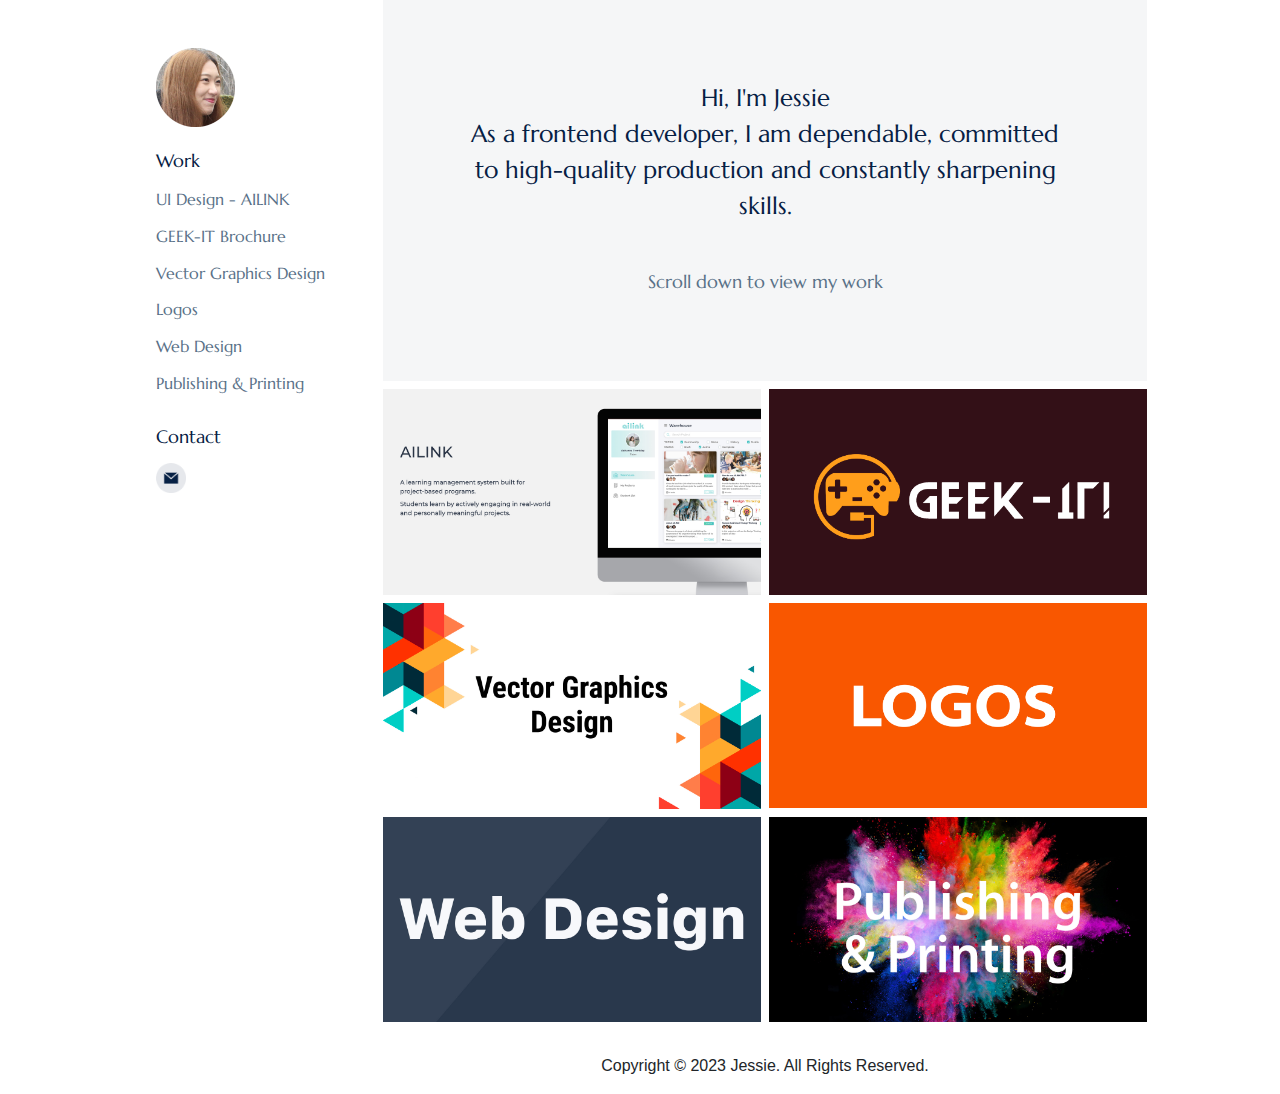
<file: index.html>
<!doctype html>
<html lang="en">
  <head>
    <title>Portfolio</title>
    <!-- Required meta tags -->
    <meta charset="utf-8">
    <meta name="viewport" content="width=device-width, initial-scale=1, shrink-to-fit=no">

    <!-- Bootstrap CSS -->
    <link rel="stylesheet" href="https://stackpath.bootstrapcdn.com/bootstrap/4.3.1/css/bootstrap.min.css" integrity="sha384-ggOyR0iXCbMQv3Xipma34MD+dH/1fQ784/j6cY/iJTQUOhcWr7x9JvoRxT2MZw1T" crossorigin="anonymous">
    <link rel="stylesheet" href="style.css">
    <link href="https://fonts.googleapis.com/css2?family=Marcellus&display=swap" rel="stylesheet">
  </head>
  <body>
    <div class="container-fluid">
            <header>
              <div class="row">
                    <div class="col-9 col-sm-10">
                    <div class="avatar">
                        <img src="images/IMg_small.png" alt="portrait" width="65px"> 
                    </div>
                  </div>
                <div class="col-3 col-sm-2" style="padding-top: 26px;">
                    <div id="myNav" class="overlay">
                        <a href="javascript:void(0)" class="closebtn" onclick="closeNav()">&times;</a>
                        <ul class="overlay-content">
                       <li class="work-app"> <a href="index.html">Work</a></li>
                       <li>  <a href="ailink.html">UI Design - AILINK</a></li> 
                       <li>  <a href="geek-it.html">GEEK-IT Brochure</a></li>
                       <li>  <a href="isometric.html">Vector Graphics Design</a></li>
                       <li>  <a href="logos.html">Logos</a></li>
                       <li>  <a href="web design.html">Web Design</a></li>
                       <li>  <a href="Publishing and Printing.html">Publishing & Printing</a></li>
                       <li class="contact-app">Contact</li>
                       <li> <a href="mailto:zd_atelier@hotmail.com"> <img src="images/email.png"  alt="email" width="30px"></a></li>
                        </ul>
                      </div>
                      <span class="hamburger" style="font-size:28px;cursor:pointer" onclick="openNav()">&#9776; </span>
                      </div>
              </div>
            </header>
            <div class="row site">

            <div class="col-0 col-sm-0 col-md-3 col-lg-3 col-xl-3">
                    <div class="row">
                    <div class="picture"> <img src="images/IMg_small.png" alt="portrait" width="79px"> </div>
                </div>
                <div class="row">   
                    <nav class="navbar navbar-default"> 
              <ul class="nav navbar-nav">
                <li class="work"><a href="index.html">Work</a></li>
                <li><a href="ailink.html">UI Design - AILINK</a></li>
                <li> <a href="geek-it.html">GEEK-IT Brochure</a></li>
                <li> <a href="isometric.html">Vector Graphics Design</a></li>
                <li><a href="logos.html">Logos</a></li>
                <li> <a href="web design.html">Web Design</a></li>
                <li><a href="publishing and printing.html">Publishing & Printing</a></li>
                <li class="contact">Contact</li>
                <li class="email"><a href="mailto:zd_atelier@hotmail.com"> <img src="images/email.png"  alt="email" width="30px"></a></li>
                </ul> 
            </nav>
             </div>
                </div>
            

            <div class="col-12 col-sm-12 col-md-9 col-lg-9 col-xl-9">
                <div class="row">
                    <div class="col-12 col-sm-12 col-md-12 col-lg-12 col-xl-12">
                      <div class="description">
                        <p>Hi, I'm Jessie<br>
                          As a frontend developer, I am dependable, committed to high-quality production and constantly sharpening skills.</p>
                        <h1 style="padding-top: 2rem">Scroll down to view my work</h1>
                        <br>
                        <br>
                      </div>
                    </div>
                  </div>
                  <div class="row row-spacer">
                    <div class="col-12 col-sm-6 col-md-6 col-lg-6 col-xl-6 gallery"><a href="ailink.html"> 
                        <div class="inner">
                        <img src="images/AILINK-cover.jpg" alt="UI_right3"  width="100%"></div>
                      </a> </div>
                    <div class="col-12 col-sm-6 col-md-6 col-lg-6 col-xl-6 gallery"> <a href="geek-it.html"> <div class="inner">
                        <img src="images/geek-it.jpg" alt="UI_right3"  width="100%"></div>
                      </a> </div>
                  </div>
                  <div class="row row-spacer">
                    <div class="col-12 col-sm-6 col-md-6 col-lg-6 col-xl-6 gallery"> <a href="isometric.html">
                        <div class="inner">
                            <img src="images/VECTOR DESIGN.jpg" alt="UI_left2" width="100%"></div>
                        </a> </div>
                    <div class="col-12 col-sm-6 col-md-6 col-lg-6 col-xl-6 gallery"> <a href="logos.html">
                        <div class="inner">
                        <img src="images/Logos.png" alt="UI_right2"  width="100%"></div>
                        </a> </div>
                  </div>
                  <div class="row row-spacer">
                    <div class="col-12 col-sm-6 col-md-6 col-lg-6 col-xl-6 gallery"> <a href="web design.html">
                        <div class="inner">
                        <img src="images/web design.jpg" alt="UI_right3"  width="100%"></div>
                        </a> </div>
                    <div class="col-12 col-sm-6 col-md-6 col-lg-6 col-xl-6 gallery"> <a href="publishing and printing.html"> 
                        <div class="inner">
                        <img src="images/publishing and printing.jpg" alt="UI_left3"  width="100%"></div>
                        </a> </div>
                  </div>
        <footer>
            <p>Copyright © 2023 Jessie. All Rights Reserved. </p>
        </footer>
        </div>
            
        </div>
    </div>
    <!-- Optional JavaScript -->
    <!-- jQuery first, then Popper.js, then Bootstrap JS -->
    <script src="https://code.jquery.com/jquery-3.3.1.slim.min.js" integrity="sha384-q8i/X+965DzO0rT7abK41JStQIAqVgRVzpbzo5smXKp4YfRvH+8abtTE1Pi6jizo" crossorigin="anonymous"></script>
    <script src="https://cdnjs.cloudflare.com/ajax/libs/popper.js/1.14.7/umd/popper.min.js" integrity="sha384-UO2eT0CpHqdSJQ6hJty5KVphtPhzWj9WO1clHTMGa3JDZwrnQq4sF86dIHNDz0W1" crossorigin="anonymous"></script>
    <script src="https://stackpath.bootstrapcdn.com/bootstrap/4.3.1/js/bootstrap.min.js" integrity="sha384-JjSmVgyd0p3pXB1rRibZUAYoIIy6OrQ6VrjIEaFf/nJGzIxFDsf4x0xIM+B07jRM" crossorigin="anonymous"></script>
    <script>
        function openNav() {
          document.getElementById("myNav").style.height = "100%";
        }
        
        function closeNav() {
          document.getElementById("myNav").style.height = "0%";
        }
        </script>
  </body>
</html>
</file>
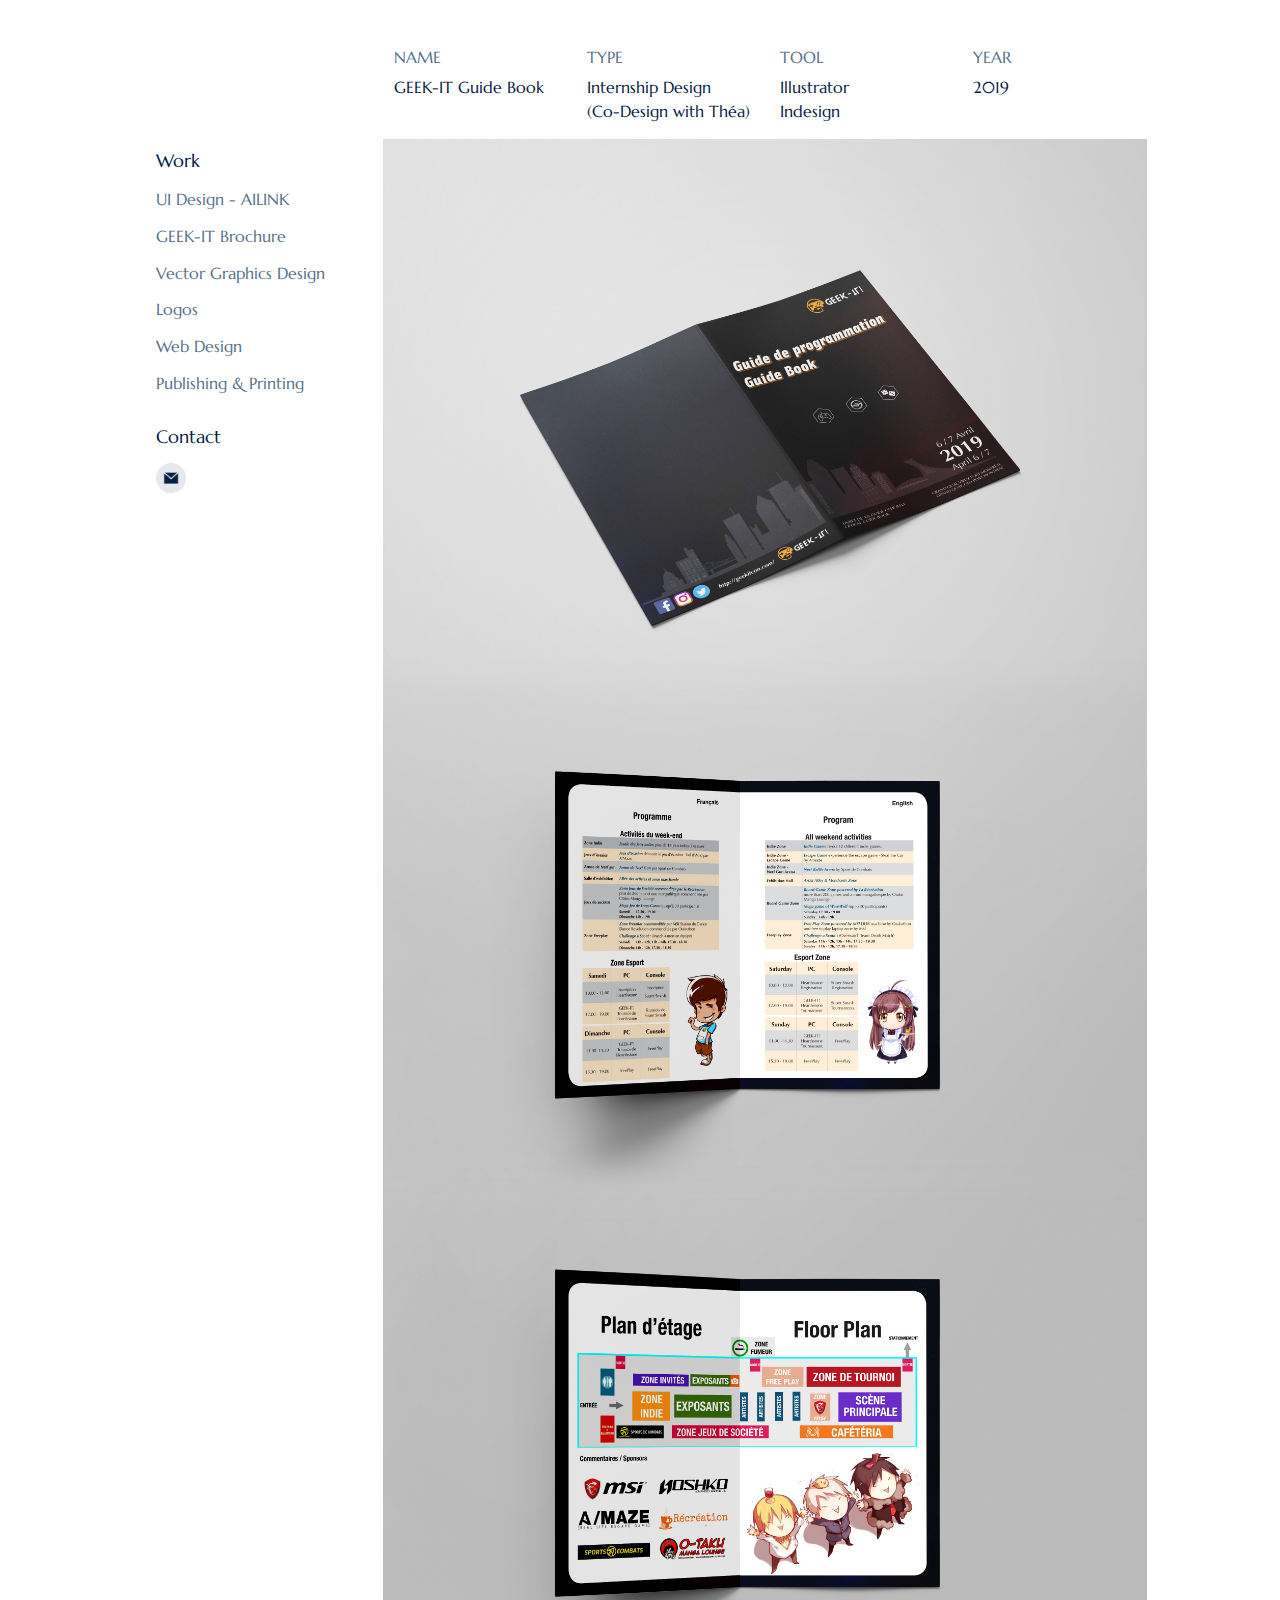
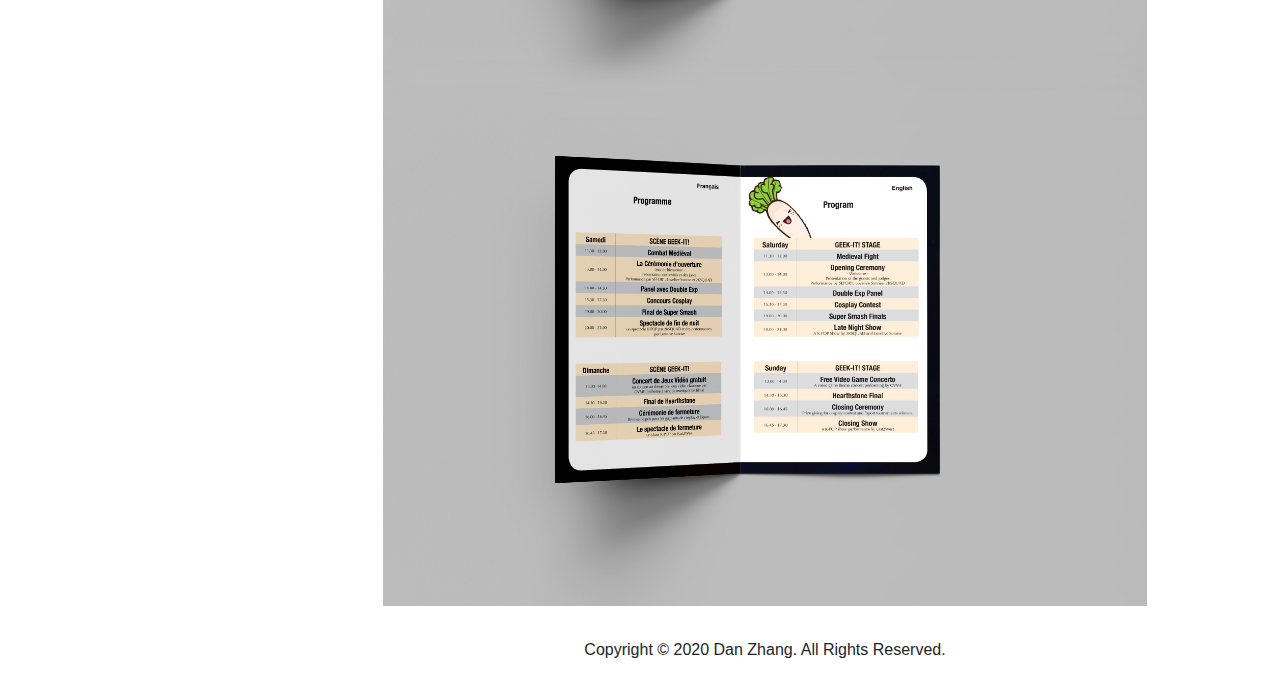
<file: geek-it.html>
<!doctype html>
<html lang="en">
  <head>
    <title>Portfolio</title>
    <!-- Required meta tags -->
    <meta charset="utf-8">
    <meta name="viewport" content="width=device-width, initial-scale=1, shrink-to-fit=no">

    <!-- Bootstrap CSS -->
    <link rel="stylesheet" href="https://stackpath.bootstrapcdn.com/bootstrap/4.3.1/css/bootstrap.min.css" integrity="sha384-ggOyR0iXCbMQv3Xipma34MD+dH/1fQ784/j6cY/iJTQUOhcWr7x9JvoRxT2MZw1T" crossorigin="anonymous">
    <link rel="stylesheet" href="style.css">
    <link href="https://fonts.googleapis.com/css2?family=Marcellus&display=swap" rel="stylesheet">
  </head>
  <body>
    <div class="container-fluid">
        <header>
            <div class="row">
                  <div class="col-9 col-sm-10">
                  <div class="avatar">
                    <a href="index.html"><h3>Portfolio</h3></a>
                  </div>
                </div>
              <div class="col-3 col-sm-2" style="padding-top: 26px;">
                  <div id="myNav" class="overlay">
                      <a href="javascript:void(0)" class="closebtn" onclick="closeNav()">&times;</a>
                      <ul class="overlay-content">
                        <li class="work-app"> <a href="index.html">Work</a></li>
                        <li>  <a href="ailink.html">UI Design - AILINK</a></li> 
                        <li>  <a href="geek-it.html">GEEK-IT Brochure</a></li>
                        <li>  <a href="isometric.html">Vector Graphics Design</a></li>
                        <li>  <a href="logos.html">Logos</a></li>
                        <li>  <a href="web design.html">Web Design</a></li>
                        <li>  <a href="Publishing and Printing.html">Publishing & Printing</a></li>
                        <li class="contact-app">Contact</li>
                        <li> <a href="mailto:jessiezhang20167@gmail.com"> <img src="images/email.png"  alt="email" width="30px"></a></li>
                         </ul>
                    </div>
                    <span class="hamburger" style="font-size:28px;cursor:pointer" onclick="openNav()">&#9776; </span>
                    </div>
            </div>
          </header>
          <div class="row site">

          <div class="col-0 col-sm-0 col-md-3 col-lg-3 col-xl-3">
            <div class="row">
            <div class="picture"> <img src="images/IMg_small.png" alt="portrait" width="79px" style="opacity: 0;"> </div>
        </div>
              <div class="row">   
                  <nav class="navbar navbar-default"> 
            <ul class="nav navbar-nav">
              <li class="work"><a href="index.html">Work</a></li>
              <li><a href="ailink.html">UI Design - AILINK</a></li>
              <li> <a href="geek-it.html">GEEK-IT Brochure</a></li>
              <li> <a href="isometric.html">Vector Graphics Design</a></li>
              <li><a href="logos.html">Logos</a></li>
              <li> <a href="web design.html">Web Design</a></li>
              <li><a href="publishing and printing.html">Publishing & Printing</a></li>
              <li class="contact">Contact</li>
              <li class="email"><a href="mailto:jessiezhang20167@gmail.com"> <img src="images/email.png"  alt="email" width="30px"></a></li>
              </ul> 
          </nav>
           </div>
              </div>
            <div class="col-12 col-sm-12 col-md-9 col-lg-9 col-xl-9 mt-5">

                <div class="row">
                    <div class="col-3 col-sm-3 col-md-3 col-lg-3 col-xl-3">	
                <div class="outline">
                    <h2>NAME</h2>
                        <p>GEEK-IT Guide Book
                    </p>
                        </div>
                    </div>
                    <div class="col-3 col-sm-3 col-md-3 col-lg-3 col-xl-3">
                <div class="outline">
                    <h2>TYPE</h2>
                        <p>Internship Design<br>(Co-Design with Théa)
                        </div>
                    </div>		
                    <div class="col-3 col-sm-3 col-md-3 col-lg-3 col-xl-3">
                <div class="outline">
                    <h2>TOOL</h2>
                        
                        <p>Illustrator<br>
                            Indesign
                    </p>
                        </div>
                    </div>	
                    <div class="col-3 col-sm-3 col-md-3 col-lg-3 col-xl-3">
                <div class="outline">
                    <h2>YEAR</h2>
                        <p>2019
                    </p>
                        </div>
                    </div>	
                </div>
                
                <div class="row">
                <div class="col-sm-12 col-md-12 col-lg-12 col-xl-12">
                <img src="images/geek-it brochure.jpg" alt="UI_left1" width="100%">
                </div>	
                    </div>
                    <footer>
                        <p>Copyright © 2020 Dan Zhang. All Rights Reserved. </p>
                    </footer>
            </div>

            </div>
            </div>
    <!-- Optional JavaScript -->
    <!-- jQuery first, then Popper.js, then Bootstrap JS -->
    <script src="https://code.jquery.com/jquery-3.3.1.slim.min.js" integrity="sha384-q8i/X+965DzO0rT7abK41JStQIAqVgRVzpbzo5smXKp4YfRvH+8abtTE1Pi6jizo" crossorigin="anonymous"></script>
    <script src="https://cdnjs.cloudflare.com/ajax/libs/popper.js/1.14.7/umd/popper.min.js" integrity="sha384-UO2eT0CpHqdSJQ6hJty5KVphtPhzWj9WO1clHTMGa3JDZwrnQq4sF86dIHNDz0W1" crossorigin="anonymous"></script>
    <script src="https://stackpath.bootstrapcdn.com/bootstrap/4.3.1/js/bootstrap.min.js" integrity="sha384-JjSmVgyd0p3pXB1rRibZUAYoIIy6OrQ6VrjIEaFf/nJGzIxFDsf4x0xIM+B07jRM" crossorigin="anonymous"></script>
    <script>
        function openNav() {
          document.getElementById("myNav").style.height = "100%";
        }
        
        function closeNav() {
          document.getElementById("myNav").style.height = "0%";
        }
        </script>
  </body>
</html>
</file>
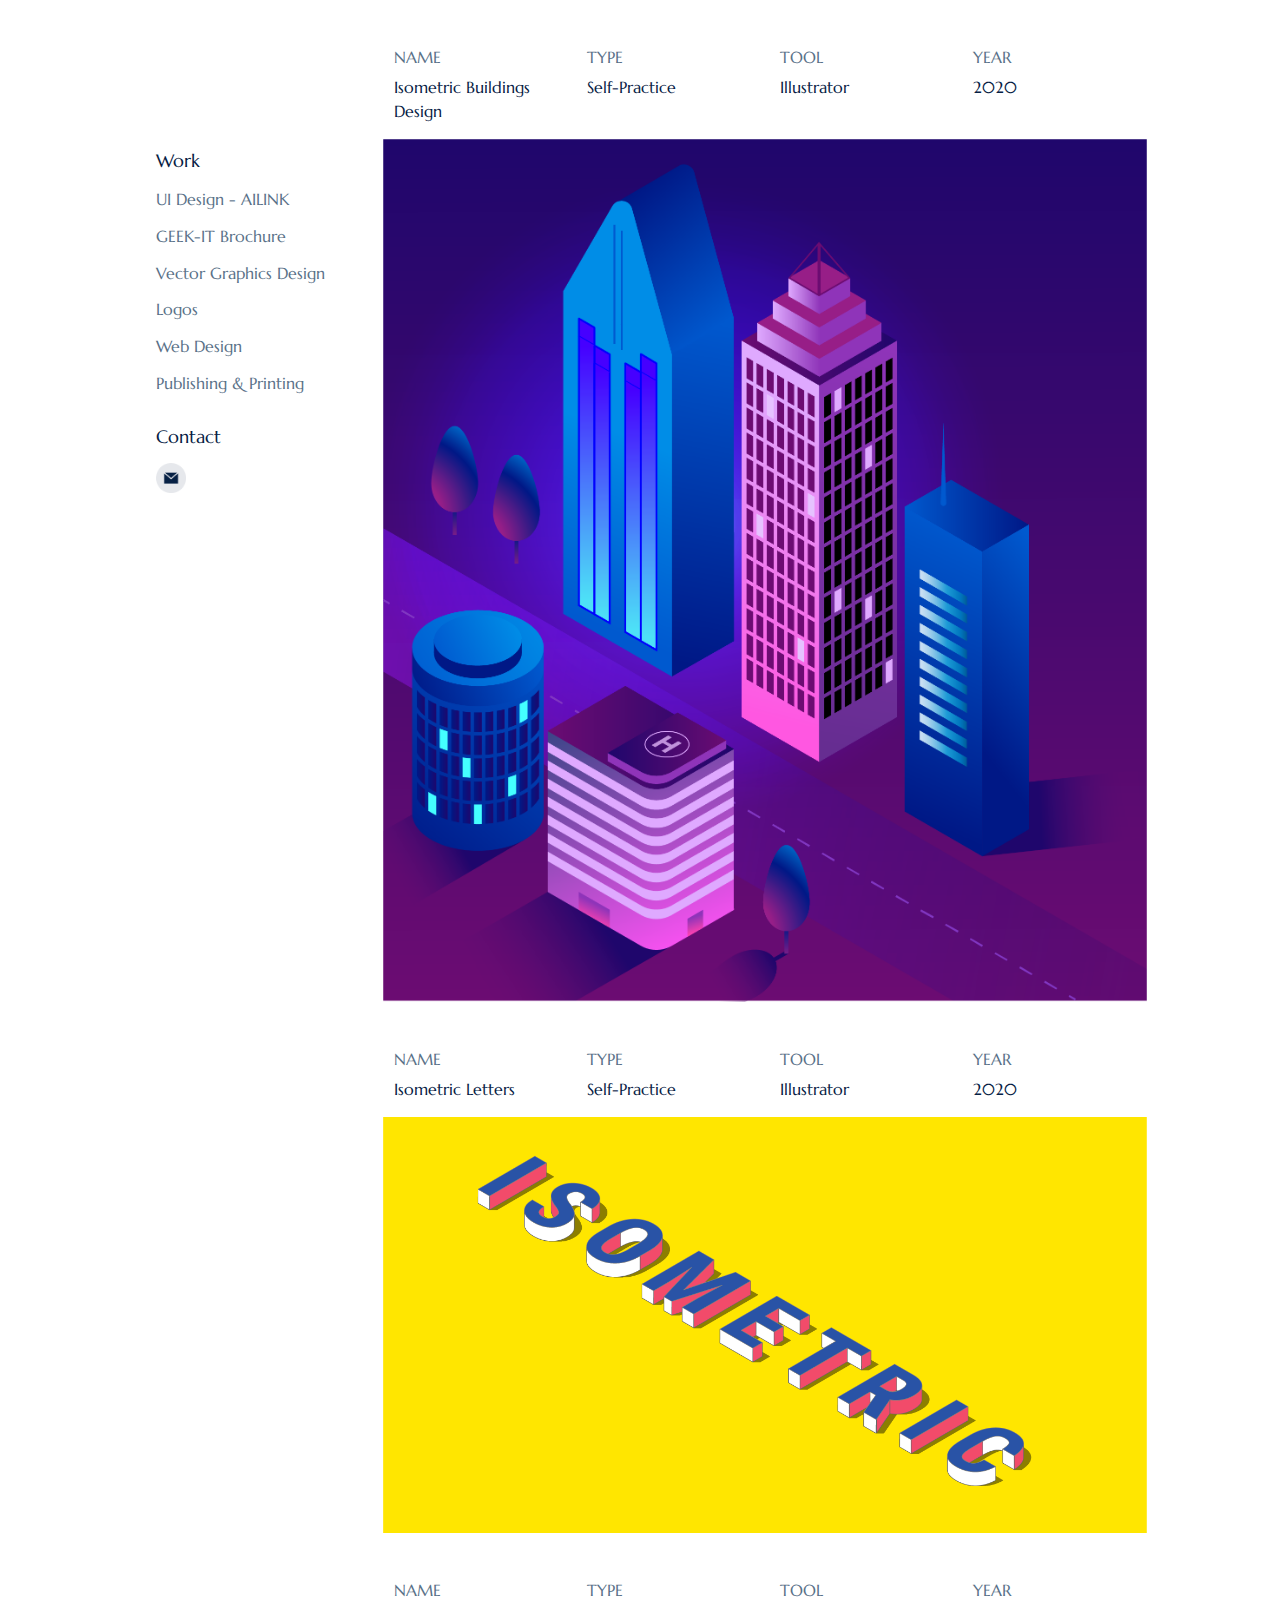
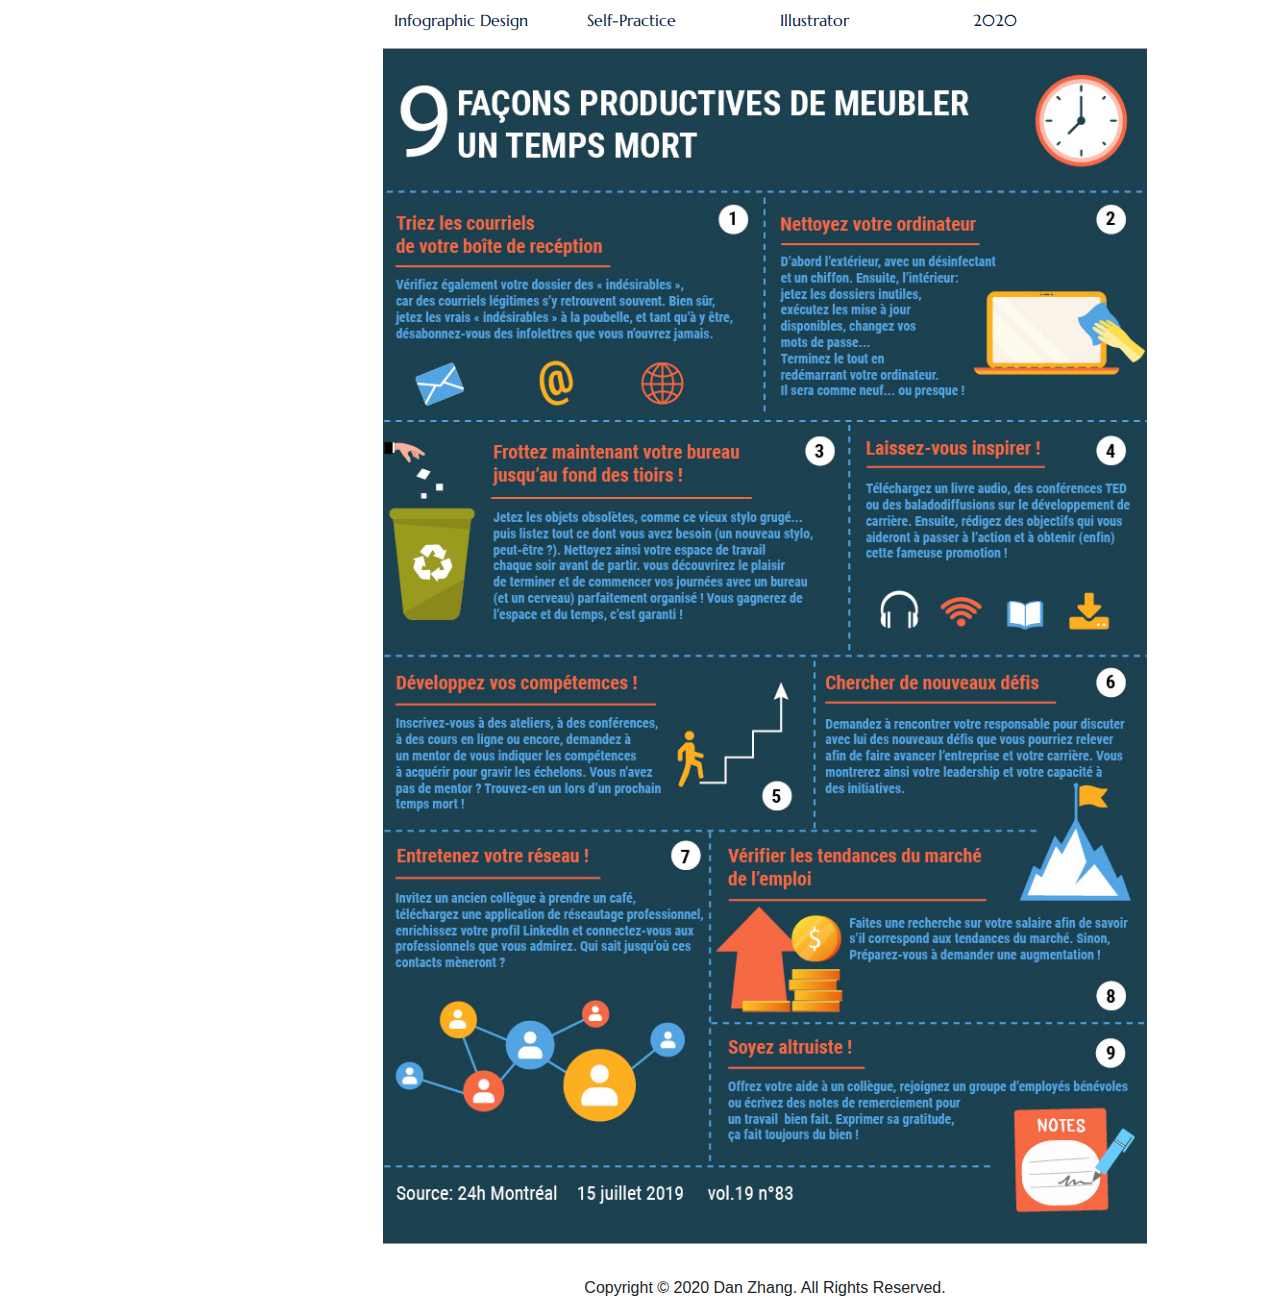
<file: isometric.html>
<!doctype html>
<html lang="en">
  <head>
    <title>Portfolio</title>
    <!-- Required meta tags -->
    <meta charset="utf-8">
    <meta name="viewport" content="width=device-width, initial-scale=1, shrink-to-fit=no">

    <!-- Bootstrap CSS -->
    <link rel="stylesheet" href="https://stackpath.bootstrapcdn.com/bootstrap/4.3.1/css/bootstrap.min.css" integrity="sha384-ggOyR0iXCbMQv3Xipma34MD+dH/1fQ784/j6cY/iJTQUOhcWr7x9JvoRxT2MZw1T" crossorigin="anonymous">
    <link rel="stylesheet" href="style.css">
    <link href="https://fonts.googleapis.com/css2?family=Marcellus&display=swap" rel="stylesheet">
  </head>
  <body>
    <div class="container-fluid">
        <header>
            <div class="row">
                  <div class="col-9 col-sm-10">
                  <div class="avatar">
                    <a href="index.html"> <h3>Portfolio</h3></a>
                  </div>
                </div>
              <div class="col-3 col-sm-2" style="padding-top: 26px;">
                  <div id="myNav" class="overlay">
                      <a href="javascript:void(0)" class="closebtn" onclick="closeNav()">&times;</a>
                      <ul class="overlay-content">
                        <li class="work-app"> <a href="index.html">Work</a></li>
                        <li>  <a href="ailink.html">UI Design - AILINK</a></li> 
                        <li>  <a href="geek-it.html">GEEK-IT Brochure</a></li>
                        <li>  <a href="isometric.html">Vector Graphics Design</a></li>
                        <li>  <a href="logos.html">Logos</a></li>
                        <li>  <a href="web design.html">Web Design</a></li>
                        <li>  <a href="Publishing and Printing.html">Publishing & Printing</a></li>
                        <li class="contact-app">Contact</li>
                        <li> <a href="mailto:jessiezhang20167@gmail.com"> <img src="images/email.png"  alt="email" width="30px"></a></li>
                         </ul>
                    </div>
                    <span class="hamburger" style="font-size:28px;cursor:pointer" onclick="openNav()">&#9776; </span>
                    </div>
            </div>
          </header>
          <div class="row site">

          <div class="col-0 col-sm-0 col-md-3 col-lg-3 col-xl-3">
            <div class="row">
            <div class="picture"> <img src="images/IMg_small.png" alt="portrait" width="79px" style="opacity: 0;"> </div>
        </div>
              <div class="row">   
                  <nav class="navbar navbar-default"> 
            <ul class="nav navbar-nav">
              <li class="work"><a href="index.html">Work</a></li>
              <li><a href="ailink.html">UI Design - AILINK</a></li>
              <li> <a href="geek-it.html">GEEK-IT Brochure</a></li>
              <li> <a href="isometric.html">Vector Graphics Design</a></li>
              <li><a href="logos.html">Logos</a></li>
              <li> <a href="web design.html">Web Design</a></li>
              <li><a href="publishing and printing.html">Publishing & Printing</a></li>
              <li class="contact">Contact</li>
              <li class="email"><a href="mailto:jessiezhang20167@gmail.com"> <img src="images/email.png"  alt="email" width="30px"></a></li>
              </ul> 
          </nav>
           </div>
              </div>
            <div class="col-12 col-sm-12 col-md-9 col-lg-9 col-xl-9 mt-5">

                <div class="row">
                    <div class="col-3 col-sm-3 col-md-3 col-lg-3 col-xl-3">	
                <div class="outline">
                    <h2>NAME</h2>
                        <p>Isometric Buildings Design
                    </p>
                        </div>
                    </div>
                    <div class="col-3 col-sm-3 col-md-3 col-lg-3 col-xl-3">
                <div class="outline">
                    <h2>TYPE</h2>
                        <p>Self-Practice</p>
                        </div>
                    </div>		
                    <div class="col-3 col-sm-3 col-md-3 col-lg-3 col-xl-3">
                <div class="outline">
                    <h2>TOOL</h2>
                        <p>Illustrator
                    </p>
                        </div>
                    </div>	
                    <div class="col-3 col-sm-3 col-md-3 col-lg-3 col-xl-3">
                <div class="outline">
                    <h2>YEAR</h2>
                        <p>2020
                    </p>
                        </div>
                    </div>	
                </div>
                
                <div class="row">
                <div class="col-sm-12 col-md-12 col-lg-12 col-xl-12">
                <img src="images/ISOMETRIC BUILDING.png" alt="UI_left1" width="100%">
                </div>	
                    </div>
                    <div class="row mt-5">
                      <div class="col-3 col-sm-3 col-md-3 col-lg-3 col-xl-3">	
                  <div class="outline">
                      <h2>NAME</h2>
                          <p>Isometric Letters
                      </p>
                          </div>
                      </div>
                      <div class="col-3 col-sm-3 col-md-3 col-lg-3 col-xl-3">
                  <div class="outline">
                      <h2>TYPE</h2>
                          <p>Self-Practice</p>
                          </div>
                      </div>		
                      <div class="col-3 col-sm-3 col-md-3 col-lg-3 col-xl-3">
                  <div class="outline">
                      <h2>TOOL</h2>
                          <p>Illustrator
                      </p>
                          </div>
                      </div>	
                      <div class="col-3 col-sm-3 col-md-3 col-lg-3 col-xl-3">
                  <div class="outline">
                      <h2>YEAR</h2>
                          <p>2020
                      </p>
                          </div>
                      </div>	
                  </div>
                  
                  <div class="row">
                  <div class="col-sm-12 col-md-12 col-lg-12 col-xl-12">
                  <img src="images/isometric_letters.png" alt="UI_left1" width="100%">
                  </div>	
                      </div>

                      <div class="row mt-5">
                        <div class="col-3 col-sm-3 col-md-3 col-lg-3 col-xl-3">	
                    <div class="outline">
                        <h2>NAME</h2>
                            <p>Infographic Design
                        </p>
                            </div>
                        </div>
                        <div class="col-3 col-sm-3 col-md-3 col-lg-3 col-xl-3">
                    <div class="outline">
                        <h2>TYPE</h2>
                            <p>Self-Practice</p>
                            </div>
                        </div>		
                        <div class="col-3 col-sm-3 col-md-3 col-lg-3 col-xl-3">
                    <div class="outline">
                        <h2>TOOL</h2>
                            <p>Illustrator
                        </p>
                            </div>
                        </div>	
                        <div class="col-3 col-sm-3 col-md-3 col-lg-3 col-xl-3">
                    <div class="outline">
                        <h2>YEAR</h2>
                            <p>2020
                        </p>
                            </div>
                        </div>	
                    </div>
                    
                    <div class="row">
                    <div class="col-sm-12 col-md-12 col-lg-12 col-xl-12">
                    <img src="images/infographic.jpg" alt="UI_left1" width="100%">
                    </div>	
                        </div>

                    <footer>
                        <p>Copyright © 2020 Dan Zhang. All Rights Reserved. </p>
                    </footer>
            </div>

            </div>
            </div>

    <!-- Optional JavaScript -->
    <!-- jQuery first, then Popper.js, then Bootstrap JS -->
    <script src="https://code.jquery.com/jquery-3.3.1.slim.min.js" integrity="sha384-q8i/X+965DzO0rT7abK41JStQIAqVgRVzpbzo5smXKp4YfRvH+8abtTE1Pi6jizo" crossorigin="anonymous"></script>
    <script src="https://cdnjs.cloudflare.com/ajax/libs/popper.js/1.14.7/umd/popper.min.js" integrity="sha384-UO2eT0CpHqdSJQ6hJty5KVphtPhzWj9WO1clHTMGa3JDZwrnQq4sF86dIHNDz0W1" crossorigin="anonymous"></script>
    <script src="https://stackpath.bootstrapcdn.com/bootstrap/4.3.1/js/bootstrap.min.js" integrity="sha384-JjSmVgyd0p3pXB1rRibZUAYoIIy6OrQ6VrjIEaFf/nJGzIxFDsf4x0xIM+B07jRM" crossorigin="anonymous"></script>
    <script>
        function openNav() {
          document.getElementById("myNav").style.height = "100%";
        }
        
        function closeNav() {
          document.getElementById("myNav").style.height = "0%";
        }
        </script>
  </body>
</html>
</file>
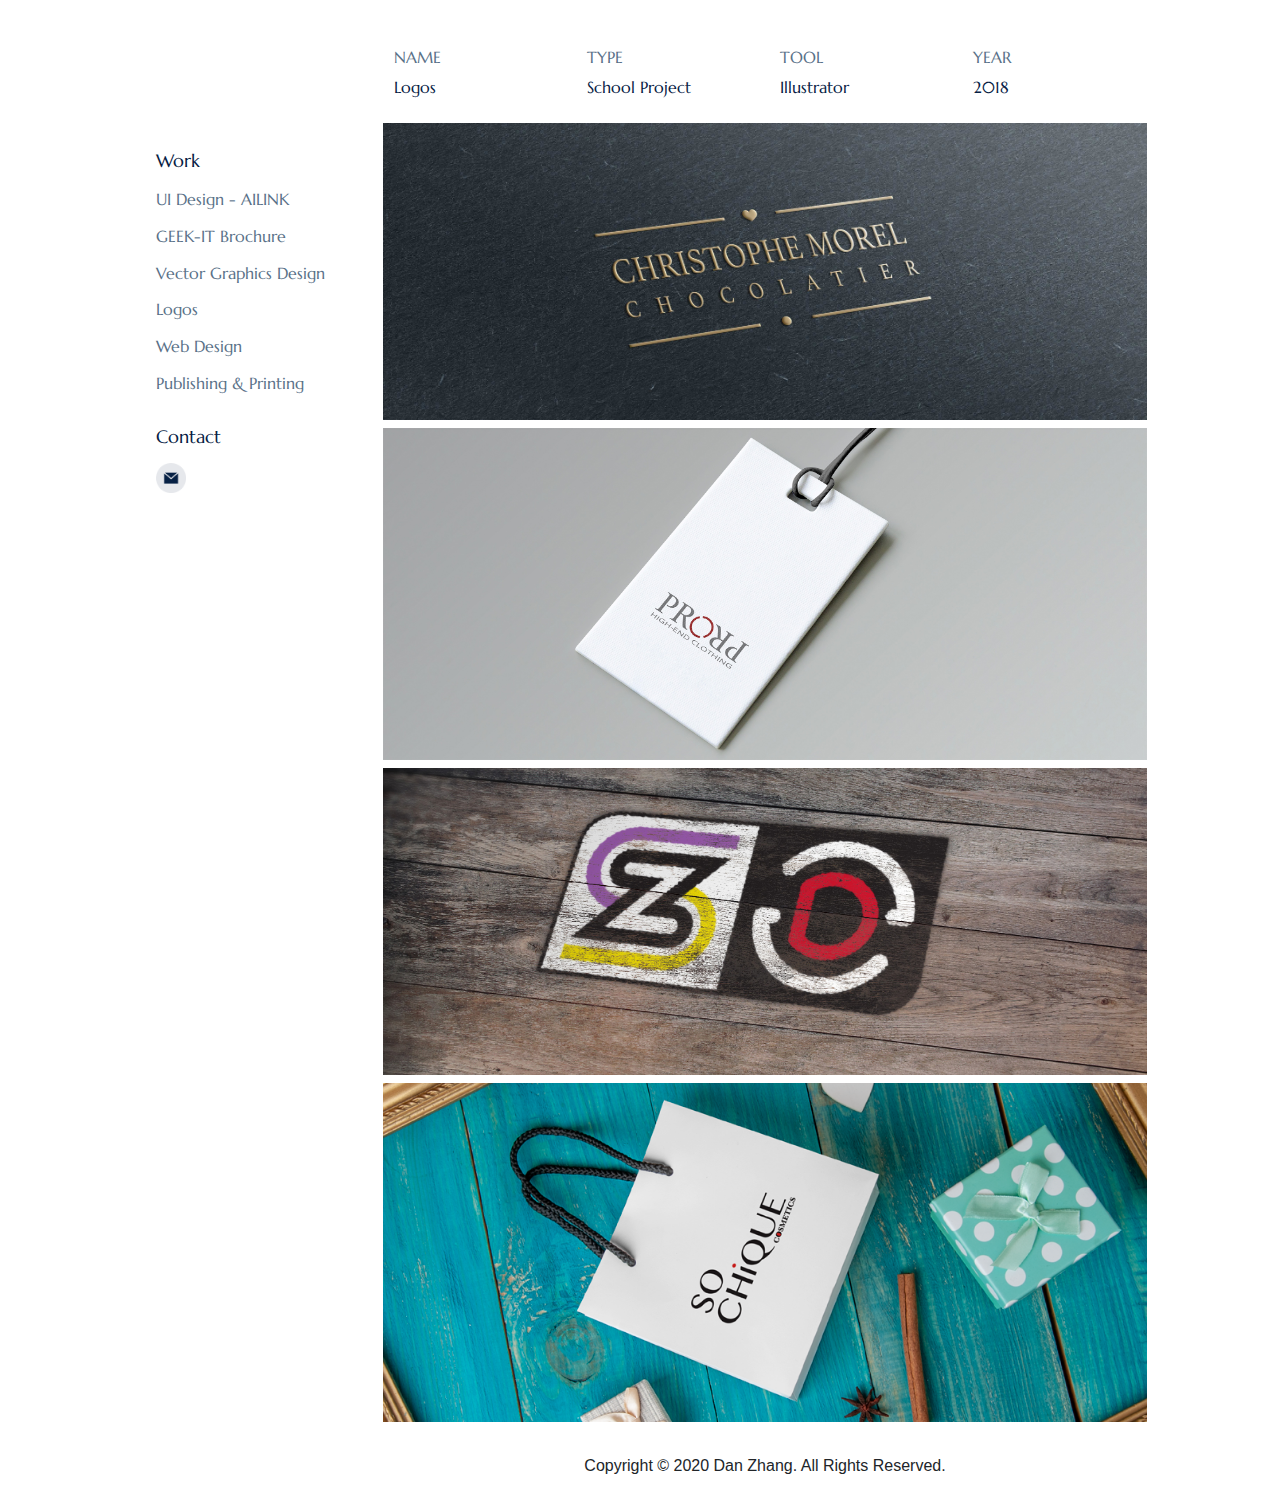
<file: logos.html>
<!doctype html>
<html lang="en">
  <head>
    <title>Portfolio</title>
    <!-- Required meta tags -->
    <meta charset="utf-8">
    <meta name="viewport" content="width=device-width, initial-scale=1, shrink-to-fit=no">

    <!-- Bootstrap CSS -->
    <link rel="stylesheet" href="https://stackpath.bootstrapcdn.com/bootstrap/4.3.1/css/bootstrap.min.css" integrity="sha384-ggOyR0iXCbMQv3Xipma34MD+dH/1fQ784/j6cY/iJTQUOhcWr7x9JvoRxT2MZw1T" crossorigin="anonymous">
    <link rel="stylesheet" href="style.css">
    <link href="https://fonts.googleapis.com/css2?family=Marcellus&display=swap" rel="stylesheet">
  </head>
  <body>
    <div class="container-fluid">
        <header>
            <div class="row">
                  <div class="col-9 col-sm-10">
                  <div class="avatar">
                    <a href="index.html"><h3>Portfolio</h3></a>
                  </div>
                </div>
              <div class="col-3 col-sm-2" style="padding-top: 26px;">
                  <div id="myNav" class="overlay">
                      <a href="javascript:void(0)" class="closebtn" onclick="closeNav()">&times;</a>
                      <ul class="overlay-content">
                        <li class="work-app"> <a href="index.html">Work</a></li>
                        <li>  <a href="ailink.html">UI Design - AILINK</a></li> 
                        <li>  <a href="geek-it.html">GEEK-IT Brochure</a></li>
                        <li>  <a href="isometric.html">Vector Graphics Design</a></li>
                        <li>  <a href="logos.html">Logos</a></li>
                        <li>  <a href="web design.html">Web Design</a></li>
                        <li>  <a href="Publishing and Printing.html">Publishing & Printing</a></li>
                        <li class="contact-app">Contact</li>
                        <li> <a href="mailto:jessiezhang20167@gmail.com"> <img src="images/email.png"  alt="email" width="30px"></a></li>
                         </ul>
                    </div>
                    <span class="hamburger" style="font-size:28px;cursor:pointer" onclick="openNav()">&#9776; </span>
                    </div>
            </div>
          </header>
          <div class="row site">

          <div class="col-0 col-sm-0 col-md-3 col-lg-3 col-xl-3">
            <div class="row">
            <div class="picture"> <img src="images/IMg_small.png" alt="portrait" width="79px" style="opacity: 0;"> </div>
        </div>
              <div class="row">   
                  <nav class="navbar navbar-default"> 
            <ul class="nav navbar-nav">
              <li class="work"><a href="index.html">Work</a></li>
              <li><a href="ailink.html">UI Design - AILINK</a></li>
              <li> <a href="geek-it.html">GEEK-IT Brochure</a></li>
              <li> <a href="isometric.html">Vector Graphics Design</a></li>
              <li><a href="logos.html">Logos</a></li>
              <li> <a href="web design.html">Web Design</a></li>
              <li><a href="publishing and printing.html">Publishing & Printing</a></li>
              <li class="contact">Contact</li>
              <li class="email"><a href="mailto:jessiezhang20167@gmail.com"> <img src="images/email.png"  alt="email" width="30px"></a></li>
              </ul> 
          </nav>
           </div>
              </div>
            <div class="col-12 col-sm-12 col-md-9 col-lg-9 col-xl-9 mt-5">

                <div class="row">
                    <div class="col-3 col-sm-3 col-md-3 col-lg-3 col-xl-3">	
                <div class="outline">
                    <h2>NAME</h2>
                        <p>Logos
                    </p>
                        </div>
                    </div>
                    <div class="col-3 col-sm-3 col-md-3 col-lg-3 col-xl-3">
                <div class="outline">
                    <h2>TYPE</h2>
                        <p>School Project
                        </div>
                    </div>		
                    <div class="col-3 col-sm-3 col-md-3 col-lg-3 col-xl-3">
                <div class="outline">
                    <h2>TOOL</h2>
                        <p>Illustrator
                    </p>
                        </div>
                    </div>	
                    <div class="col-3 col-sm-3 col-md-3 col-lg-3 col-xl-3">
                <div class="outline">
                    <h2>YEAR</h2>
                        <p>2018
                    </p>
                        </div>
                    </div>	
                </div>
                <div class="row">
                <div class="col-sm-12 col-md-12 col-lg-12 col-xl-12 mt-2">
                <img src="images/chocolate.jpg" alt="chocolate" width="100%">
                </div>	
                    </div>
                    <div class="row">
                        <div class="col-sm-12 col-md-12 col-lg-12 col-xl-12 mt-2">
                        <img src="images/PRORP.jpg" alt="PRORP" width="100%">
                        </div>	
                            </div>
                            <div class="row">
                                <div class="col-sm-12 col-md-12 col-lg-12 col-xl-12 mt-2">
                                <img src="images/self_logo.jpg" alt="self-logo" width="100%">
                                </div>	
                                    </div>
                                    <div class="row">
                                        <div class="col-sm-12 col-md-12 col-lg-12 col-xl-12 mt-2">
                                        <img src="images/Gift_Bag_Mockup.png"alt="Gift_Bag_Mockup" width="100%">
                                        </div>	
                                            </div>           
                                            

                    <footer>
                        <p>Copyright © 2020 Dan Zhang. All Rights Reserved. </p>
                    </footer>
            </div>

            </div>
            </div>
    <!-- Optional JavaScript -->
    <!-- jQuery first, then Popper.js, then Bootstrap JS -->
    <script src="https://code.jquery.com/jquery-3.3.1.slim.min.js" integrity="sha384-q8i/X+965DzO0rT7abK41JStQIAqVgRVzpbzo5smXKp4YfRvH+8abtTE1Pi6jizo" crossorigin="anonymous"></script>
    <script src="https://cdnjs.cloudflare.com/ajax/libs/popper.js/1.14.7/umd/popper.min.js" integrity="sha384-UO2eT0CpHqdSJQ6hJty5KVphtPhzWj9WO1clHTMGa3JDZwrnQq4sF86dIHNDz0W1" crossorigin="anonymous"></script>
    <script src="https://stackpath.bootstrapcdn.com/bootstrap/4.3.1/js/bootstrap.min.js" integrity="sha384-JjSmVgyd0p3pXB1rRibZUAYoIIy6OrQ6VrjIEaFf/nJGzIxFDsf4x0xIM+B07jRM" crossorigin="anonymous"></script>
    <script>
        function openNav() {
          document.getElementById("myNav").style.height = "100%";
        }
        
        function closeNav() {
          document.getElementById("myNav").style.height = "0%";
        }
        </script>
  </body>
</html>
</file>
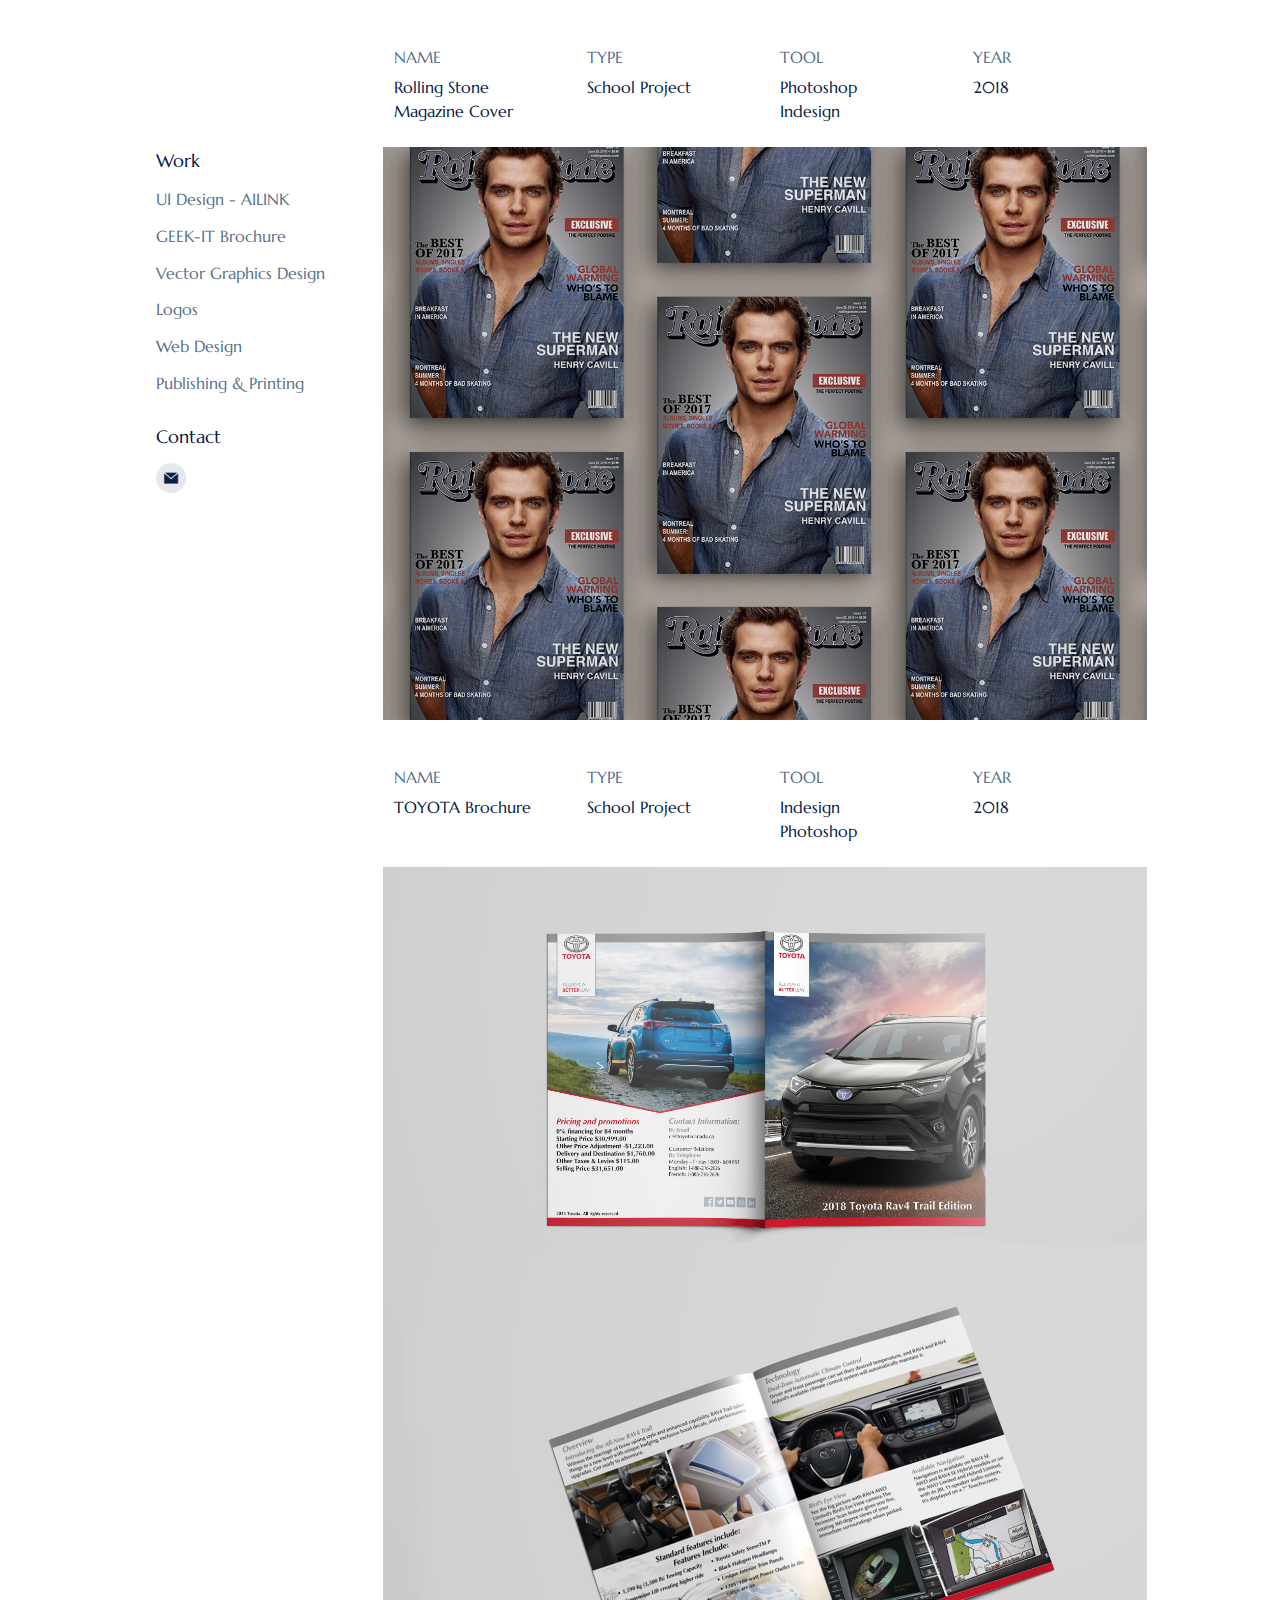
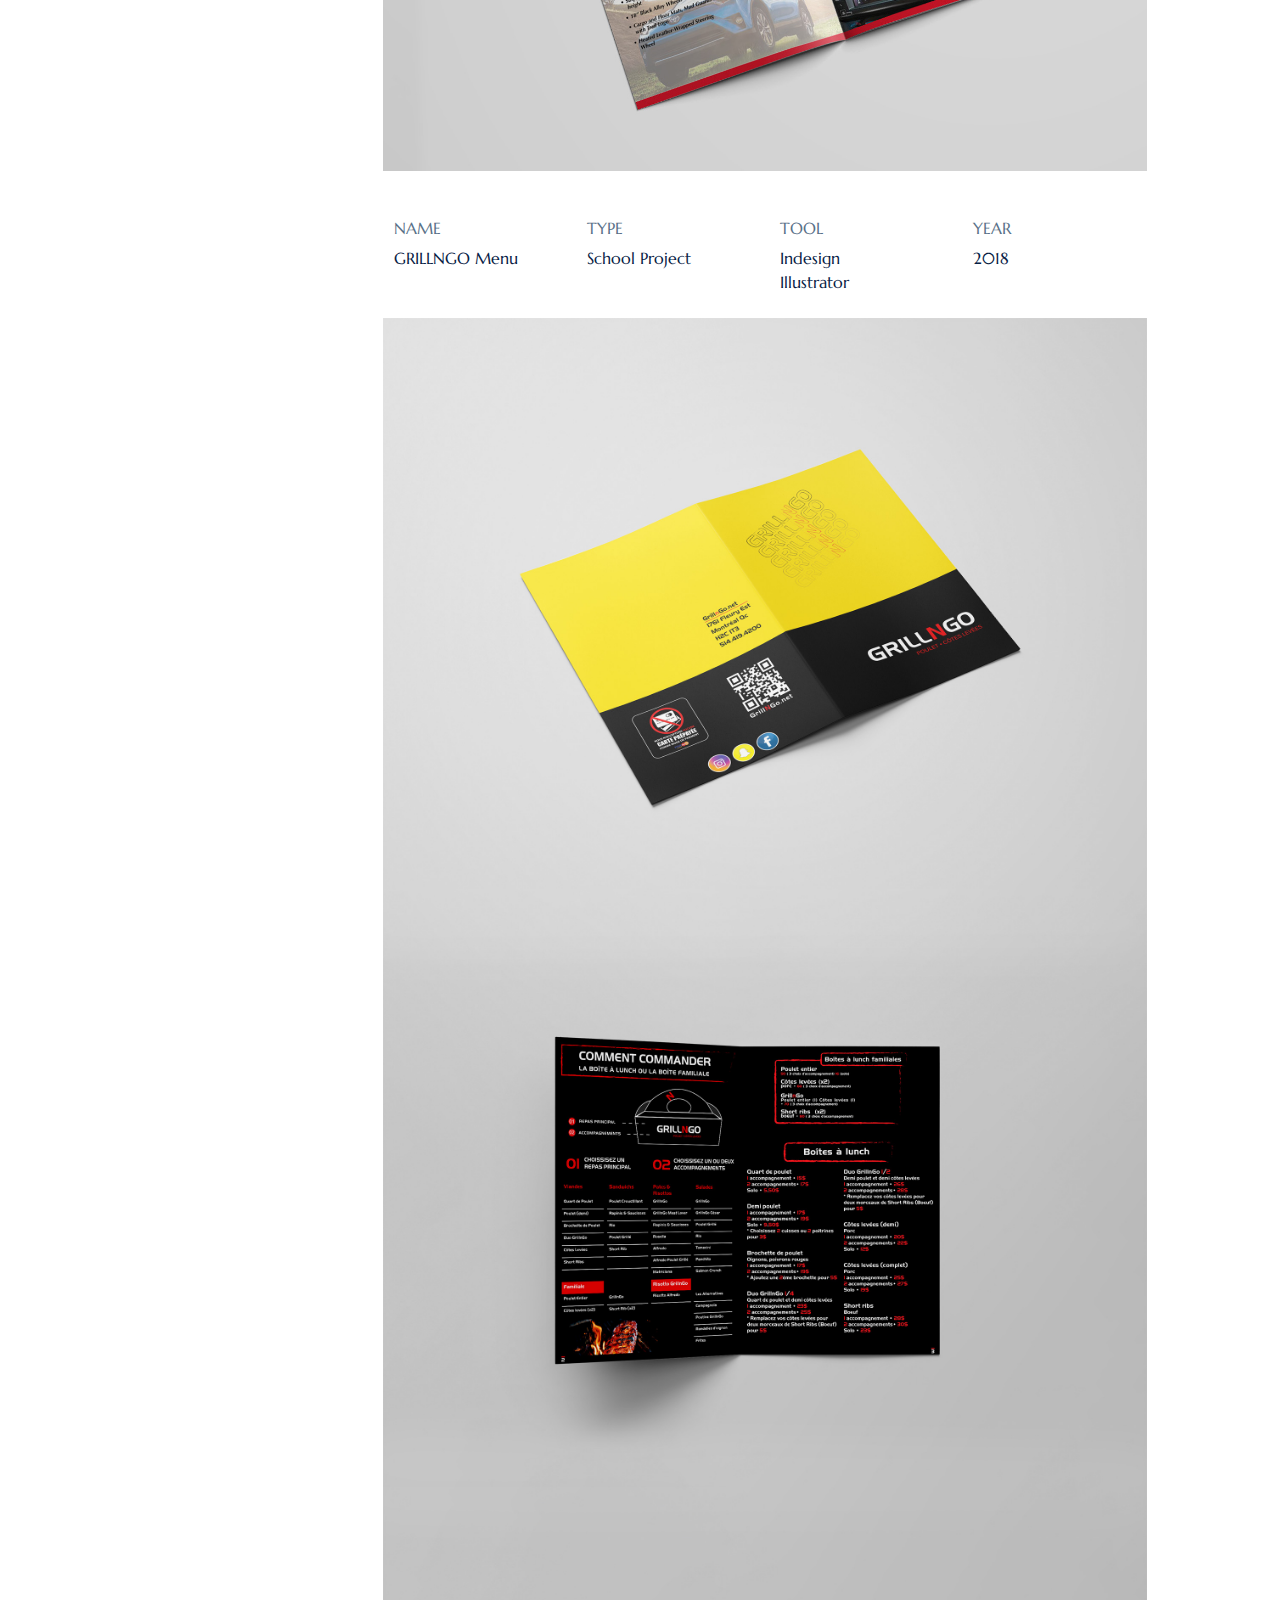
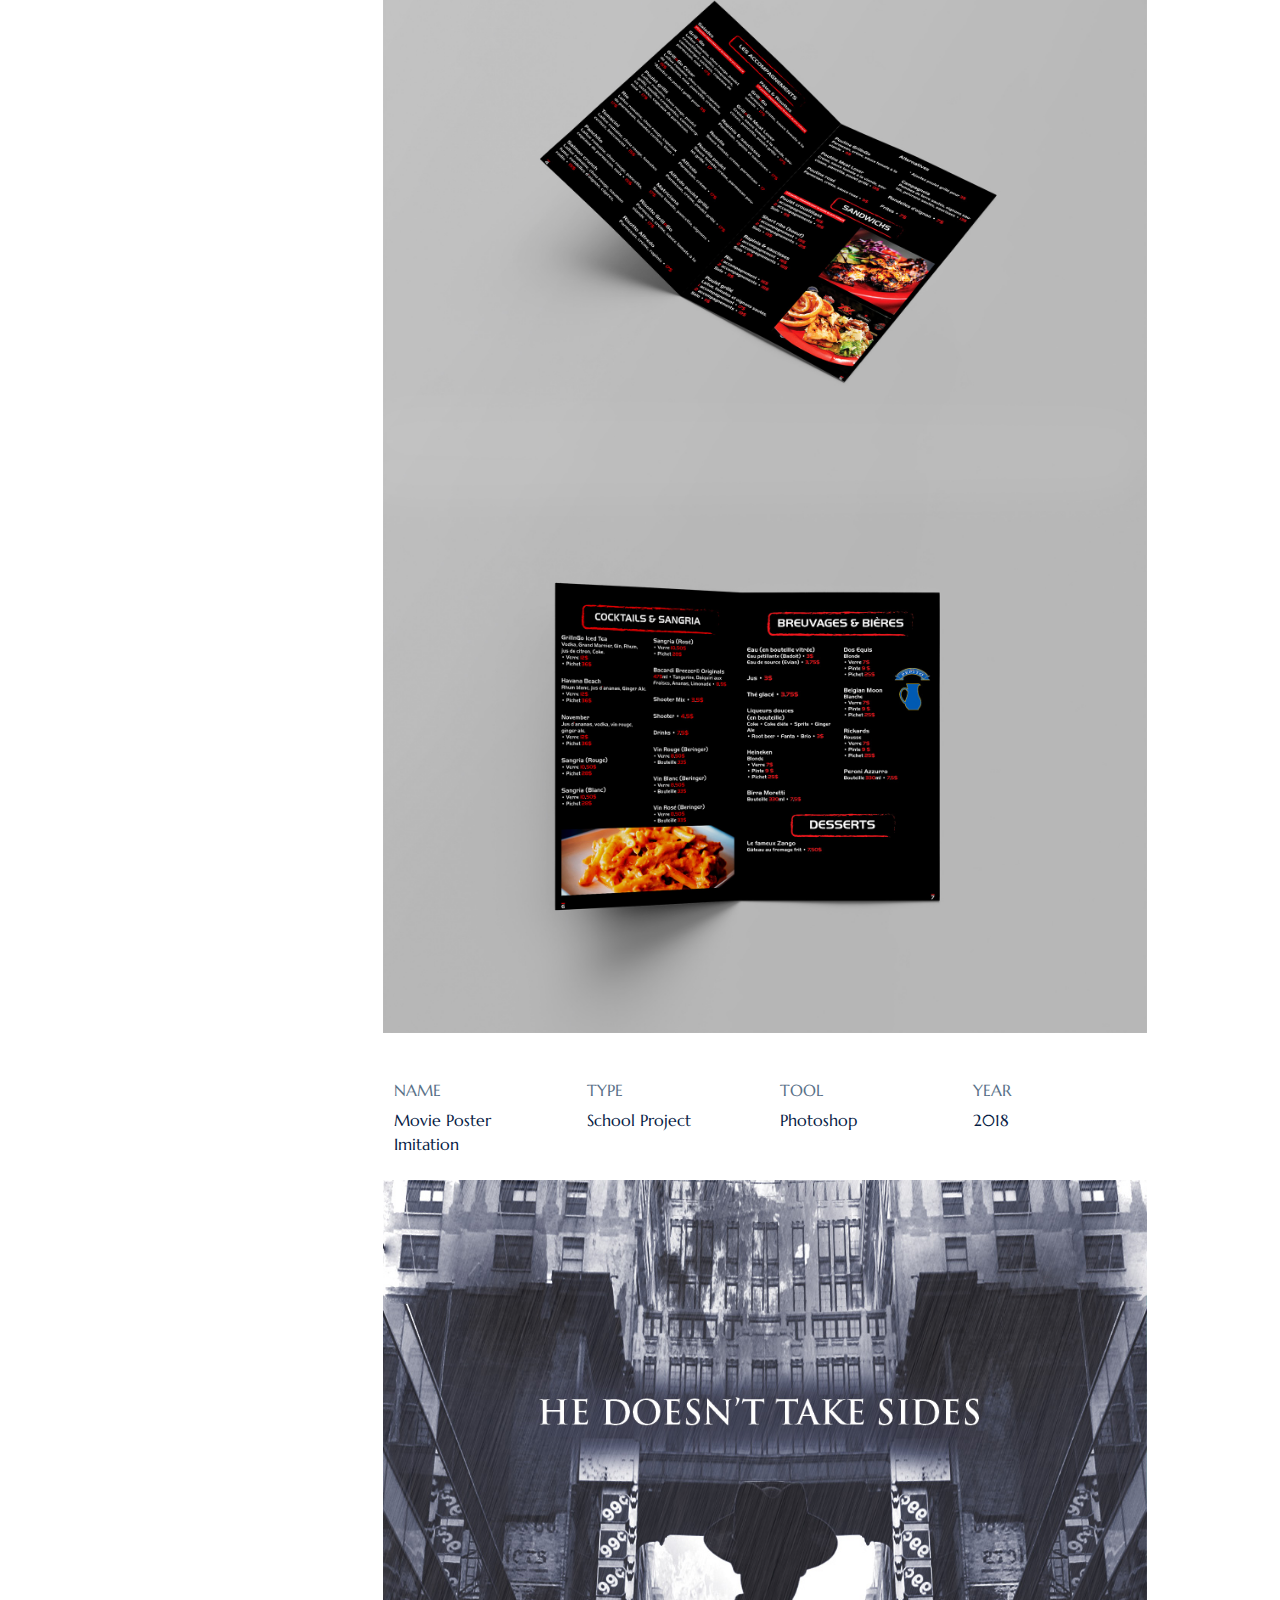
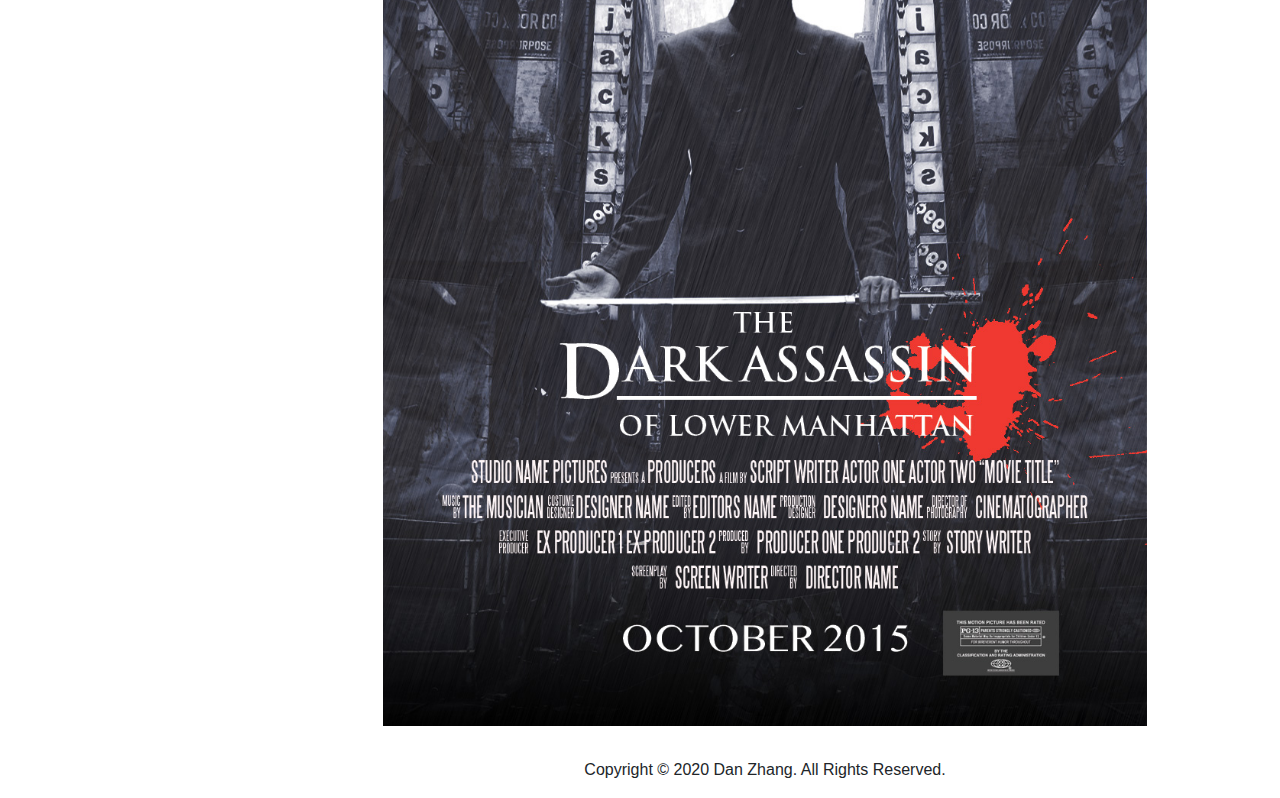
<file: Publishing and Printing.html>
<!doctype html>
<html lang="en">
  <head>
    <title>Portfolio</title>
    <!-- Required meta tags -->
    <meta charset="utf-8">
    <meta name="viewport" content="width=device-width, initial-scale=1, shrink-to-fit=no">

    <!-- Bootstrap CSS -->
    <link rel="stylesheet" href="https://stackpath.bootstrapcdn.com/bootstrap/4.3.1/css/bootstrap.min.css" integrity="sha384-ggOyR0iXCbMQv3Xipma34MD+dH/1fQ784/j6cY/iJTQUOhcWr7x9JvoRxT2MZw1T" crossorigin="anonymous">
    <link rel="stylesheet" href="style.css">
    <link href="https://fonts.googleapis.com/css2?family=Marcellus&display=swap" rel="stylesheet">
  </head>
  <body>
    <div class="container-fluid">
        <header>
            <div class="row">
                  <div class="col-9 col-sm-10">
                  <div class="avatar">
                    <a href="index.html"> <h3>Portfolio</h3></a>
                  </div>
                </div>
              <div class="col-3 col-sm-2" style="padding-top: 26px;">
                  <div id="myNav" class="overlay">
                      <a href="javascript:void(0)" class="closebtn" onclick="closeNav()">&times;</a>
                      <ul class="overlay-content">
                        <li class="work-app"> <a href="index.html">Work</a></li>
                        <li>  <a href="ailink.html">UI Design - AILINK</a></li> 
                        <li>  <a href="geek-it.html">GEEK-IT Brochure</a></li>
                        <li>  <a href="isometric.html">Vector Graphics Design</a></li>
                        <li>  <a href="logos.html">Logos</a></li>
                        <li>  <a href="web design.html">Web Design</a></li>
                        <li>  <a href="Publishing and Printing.html">Publishing & Printing</a></li>
                        <li class="contact-app">Contact</li>
                        <li> <a href="mailto:jessiezhang20167@gmail.com"> <img src="images/email.png"  alt="email" width="30px"></a></li>
                         </ul>
                    </div>
                    <span class="hamburger" style="font-size:28px;cursor:pointer" onclick="openNav()">&#9776; </span>
                    </div>
            </div>
          </header>
          <div class="row site">

          <div class="col-0 col-sm-0 col-md-3 col-lg-3 col-xl-3">
            <div class="row">
            <div class="picture"> <img src="images/IMg_small.png" alt="portrait" width="79px" style="opacity: 0;"> </div>
        </div>
              <div class="row">   
                  <nav class="navbar navbar-default"> 
            <ul class="nav navbar-nav">
              <li class="work"><a href="index.html">Work</a></li>
              <li><a href="ailink.html">UI Design - AILINK</a></li>
              <li> <a href="geek-it.html">GEEK-IT Brochure</a></li>
              <li> <a href="isometric.html">Vector Graphics Design</a></li>
              <li><a href="logos.html">Logos</a></li>
              <li> <a href="web design.html">Web Design</a></li>
              <li><a href="publishing and printing.html">Publishing & Printing</a></li>
              <li class="contact">Contact</li>
              <li class="email"><a href="mailto:jessiezhang20167@gmail.com"> <img src="images/email.png"  alt="email" width="30px"></a></li>
              </ul> 
          </nav>
           </div>
              </div>
            <div class="col-12 col-sm-12 col-md-9 col-lg-9 col-xl-9 mt-5">

                <div class="row">
                    <div class="col-3 col-sm-3 col-md-3 col-lg-3 col-xl-3">	
                <div class="outline">
                    <h2>NAME</h2>
                        <p>Rolling Stone Magazine Cover
                    </p>
                        </div>
                    </div>
                    <div class="col-3 col-sm-3 col-md-3 col-lg-3 col-xl-3">
                <div class="outline">
                    <h2>TYPE</h2>
                        <p>School Project
                        </div>
                    </div>		
                    <div class="col-3 col-sm-3 col-md-3 col-lg-3 col-xl-3">
                <div class="outline">
                    <h2>TOOL</h2>
                        <p>Photoshop<br>Indesign
                    </p>
                        </div>
                    </div>	
                    <div class="col-3 col-sm-3 col-md-3 col-lg-3 col-xl-3">
                <div class="outline">
                    <h2>YEAR</h2>
                        <p>2018
                    </p>
                        </div>
                    </div>	
                </div>
                <div class="row">
                <div class="col-sm-12 col-md-12 col-lg-12 col-xl-12 mt-2">
                <img src="images/Rolling Stone Cover.jpg" alt="UI_left1" width="100%">
                </div>	
                    </div>
                    <div class="row mt-5">
                        <div class="col-3 col-sm-3 col-md-3 col-lg-3 col-xl-3">	
                    <div class="outline">
                        <h2>NAME</h2>
                            <p>TOYOTA Brochure
                        </p>
                            </div>
                        </div>
                        <div class="col-3 col-sm-3 col-md-3 col-lg-3 col-xl-3">
                    <div class="outline">
                        <h2>TYPE</h2>
                            <p>School Project
                        </p>
                            </div>
                        </div>		
                        <div class="col-3 col-sm-3 col-md-3 col-lg-3 col-xl-3">
                    <div class="outline">
                        <h2>TOOL</h2> 
                            <p>Indesign<br>
                                Photoshop
                        </p>
                            </div>
                        </div>	
                        <div class="col-3 col-sm-3 col-md-3 col-lg-3 col-xl-3">
                    <div class="outline">
                        <h2>YEAR</h2>
                            <p>2018
                        </p>
                            </div>
                        </div>	
                    </div>
                    <div class="row">
                        <div class="col-sm-12 col-md-12 col-lg-12 col-xl-12 mt-2">
                        <img src="images/Toyota.jpg" alt="UI_left1" width="100%">
                        </div>	
                            </div>
                            <div class="row mt-5">
                                <div class="col-3 col-sm-3 col-md-3 col-lg-3 col-xl-3">	
                            <div class="outline">
                                <h2>NAME</h2>
                                    <p>GRILLNGO Menu
                                </p>
                                    </div>
                                </div>
                                <div class="col-3 col-sm-3 col-md-3 col-lg-3 col-xl-3">
                            <div class="outline">
                                <h2>TYPE</h2>
                                    <p>School Project
                                </p>
                                    </div>
                                </div>		
                                <div class="col-3 col-sm-3 col-md-3 col-lg-3 col-xl-3">
                            <div class="outline">
                                <h2>TOOL</h2>
                                    <p>Indesign<br>
                                       Illustrator
                                </p>
                                    </div>
                                </div>	
                                <div class="col-3 col-sm-3 col-md-3 col-lg-3 col-xl-3">
                            <div class="outline">
                                <h2>YEAR</h2>
                                    <p>2018
                                </p>
                                    </div>
                                </div>	
                            </div>
                            
                            <div class="row">
                                <div class="col-sm-12 col-md-12 col-lg-12 col-xl-12 mt-2">
                                <img src="images/menu.jpg" alt="UI_left1" width="100%">
                                </div>	
                                    </div>
                                    <div class="row mt-5">
                                        <div class="col-3 col-sm-3 col-md-3 col-lg-3 col-xl-3">	
                                    <div class="outline">
                                        <h2>NAME</h2>
                                            <p>Movie Poster Imitation
                                        </p>
                                            </div>
                                        </div>
                                        <div class="col-3 col-sm-3 col-md-3 col-lg-3 col-xl-3">
                                    <div class="outline">
                                        <h2>TYPE</h2>
                                            <p>School Project
                                        </p>
                                            </div>
                                        </div>		
                                        <div class="col-3 col-sm-3 col-md-3 col-lg-3 col-xl-3">
                                    <div class="outline">
                                        <h2>TOOL</h2>
                                            <p>Photoshop
                                        </p>
                                            </div>
                                        </div>	
                                        <div class="col-3 col-sm-3 col-md-3 col-lg-3 col-xl-3">
                                    <div class="outline">
                                        <h2>YEAR</h2>
                                            <p>2018
                                        </p>
                                            </div>
                                        </div>	
                                    </div>
                                    <div class="row">
                                        <div class="col-sm-12 col-md-12 col-lg-12 col-xl-12 mt-2">
                                        <img src="images/MOVIE POSTER.jpg"alt="UI_left1" width="100%">
                                        </div>	
                                            </div>           
                                            

                    <footer>
                        <p>Copyright © 2020 Dan Zhang. All Rights Reserved. </p>
                    </footer>
            </div>

            </div>
            </div>
    <!-- Optional JavaScript -->
    <!-- jQuery first, then Popper.js, then Bootstrap JS -->
    <script src="https://code.jquery.com/jquery-3.3.1.slim.min.js" integrity="sha384-q8i/X+965DzO0rT7abK41JStQIAqVgRVzpbzo5smXKp4YfRvH+8abtTE1Pi6jizo" crossorigin="anonymous"></script>
    <script src="https://cdnjs.cloudflare.com/ajax/libs/popper.js/1.14.7/umd/popper.min.js" integrity="sha384-UO2eT0CpHqdSJQ6hJty5KVphtPhzWj9WO1clHTMGa3JDZwrnQq4sF86dIHNDz0W1" crossorigin="anonymous"></script>
    <script src="https://stackpath.bootstrapcdn.com/bootstrap/4.3.1/js/bootstrap.min.js" integrity="sha384-JjSmVgyd0p3pXB1rRibZUAYoIIy6OrQ6VrjIEaFf/nJGzIxFDsf4x0xIM+B07jRM" crossorigin="anonymous"></script>
    <script>
        function openNav() {
          document.getElementById("myNav").style.height = "100%";
        }
        
        function closeNav() {
          document.getElementById("myNav").style.height = "0%";
        }
        </script>
  </body>
</html>
</file>
<file: style.css>
.container-fluid {
    margin-left: auto;
    margin-right: auto;
    max-width: 1800px;
    float: none;
    position: relative;
    width: 100%;
  }
.site{margin-left: 10%;
    margin-right: 10%;
    width: 80%;}

.picture{padding-left: 16px;
        margin-top: 3rem;}
.navbar-nav{font-family: 'Marcellus', serif;
        }
.navbar-nav li a{
                color: #597188;
                font-size: 1rem;
                text-decoration: none; 
            }
.navbar-nav li {padding-top: 0.8rem;
  }       
.navbar-nav .work a{
    font-size: 1.1rem;
    color: #062044;
    text-decoration: none;}
.contact{margin-top: 1rem;
        color:#062044;
        font-size: 1.1rem;}
.description {
            background-color: #F5F6F7;
            font-family: 'Marcellus', serif;
            font-size: 20pt;
            text-align: center;
        padding-right: 0rem;
        padding-left: 0rem;
          }        
.description p {
            color: #062044;
            font-size: 1.5rem;
            padding-top: 5rem;
           padding-right: 10%;
           padding-left: 10%;
          }        
h1{font-size: 1.1rem;
    color: #597188;
}
.inner{overflow:hidden;}
.inner img{transition: all 1s ease;}
.inner:hover img{transform: scale(1.1)}
.gallery:hover .inner {
          filter: brightness(0.5);
        }
.gallery:hover .middle {
          opacity: 1;
        }   
.row-spacer{margin-top: 0.5rem;}  
.col-12, .col-sm-12, .col-md-9, .col-lg-9, .col-xl-9{padding-left: 0.25rem;
          padding-right:0.25rem;}   
.gallery{padding-left: 0.25rem;
        padding-right:0.25rem;}
header {display: none;
        }        
footer p {padding-top: 2rem;
          text-align: center;
          font-weight: 400;}
.overlay {
            height: 0%;
            width: 100%;
            position: fixed;
            z-index: 1;
            top: 0;
            left: 0;
            background-color: rgb(0,0,0);
            background-color: rgba(0,0,0, 0.9);
            overflow-y: hidden;
            transition: 0.5s;
          }
          
.overlay-content {
            position: relative;
            top: 4%;
            width: 100%;
            text-align: center;
            margin-top: 30px;
          }
          
.overlay li a {
            padding: 12px;
            text-decoration: none;
            font-size: 20px;
            color: #818181;
            display: block;
            transition: 0.3s;
            font-family: 'Marcellus', serif;
          }
          
.overlay li a:hover, .overlay li a:focus {
            color: #f1f1f1;
          }
          
.overlay .closebtn {
            position: absolute;
            top: 8px;
            right: 30px;
            font-size: 40px;
            color: #818181;
           text-decoration: none;
          }
.overlay .closebtn:hover, .overlay .closebtn:hover{color: #f1f1f1;}      
@media screen and (max-height: 450px) {
            .overlay {overflow-y: auto;}
            .overlay a {font-size: 20px}
            .overlay .closebtn {
            font-size: 40px;
            top: 15px;
            right: 35px;
            }
          }
.avatar img{padding-top: 1rem;
}
.hamburger{padding-left: 55%;}
.outline h2{font-family: 'Marcellus', serif;
  font-size: 1rem;
  color: #597188;}
.outline p{font-family: 'Marcellus', serif;
           font-size: 1rem;
           color: #062044;}
.avatar h3{padding-top: 1.9rem;
    font-family: 'Marcellus', serif;
  }
.avatar a{text-decoration: none;
          color: #597188;}
.avatar a:hover{color: #062044;}
@media (max-width: 767.98px){
    header{display: block;}
    .picture img{display: none;}
    .navbar{display: none;}
    .site{margin-left: 0%;
        margin-right: 0%;
        width: 100%;}
    .row-spacer{margin-top: 0;} 
    .gallery{margin-top: 0.5rem;}
    .picture{margin-top: 1rem;}
}
@media (max-width: 575.98px){
  .hamburger{padding-left: 65%;}
  .outline h2{font-size: 0.8rem;}
  .outline p{font-size: 10.5px;}
  .description p{font-size: 1.2rem;}
  h1{font-size: 0.9rem;}
  footer p {font-size: 0.8rem;}
}
@media (max-width: 440px){
  .hamburger{padding-left:50%}
}
@media (max-width: 340px){
    .hamburger{padding-left:30%}
}
.overlay-content .work-app a{font-size: 22px;}
.contact-app{font-family: 'Marcellus', serif;
  font-size: 22px;
  color: #818181;
  padding-top: 16px;}
.overlay-content{padding-left: 0;}
</file>
